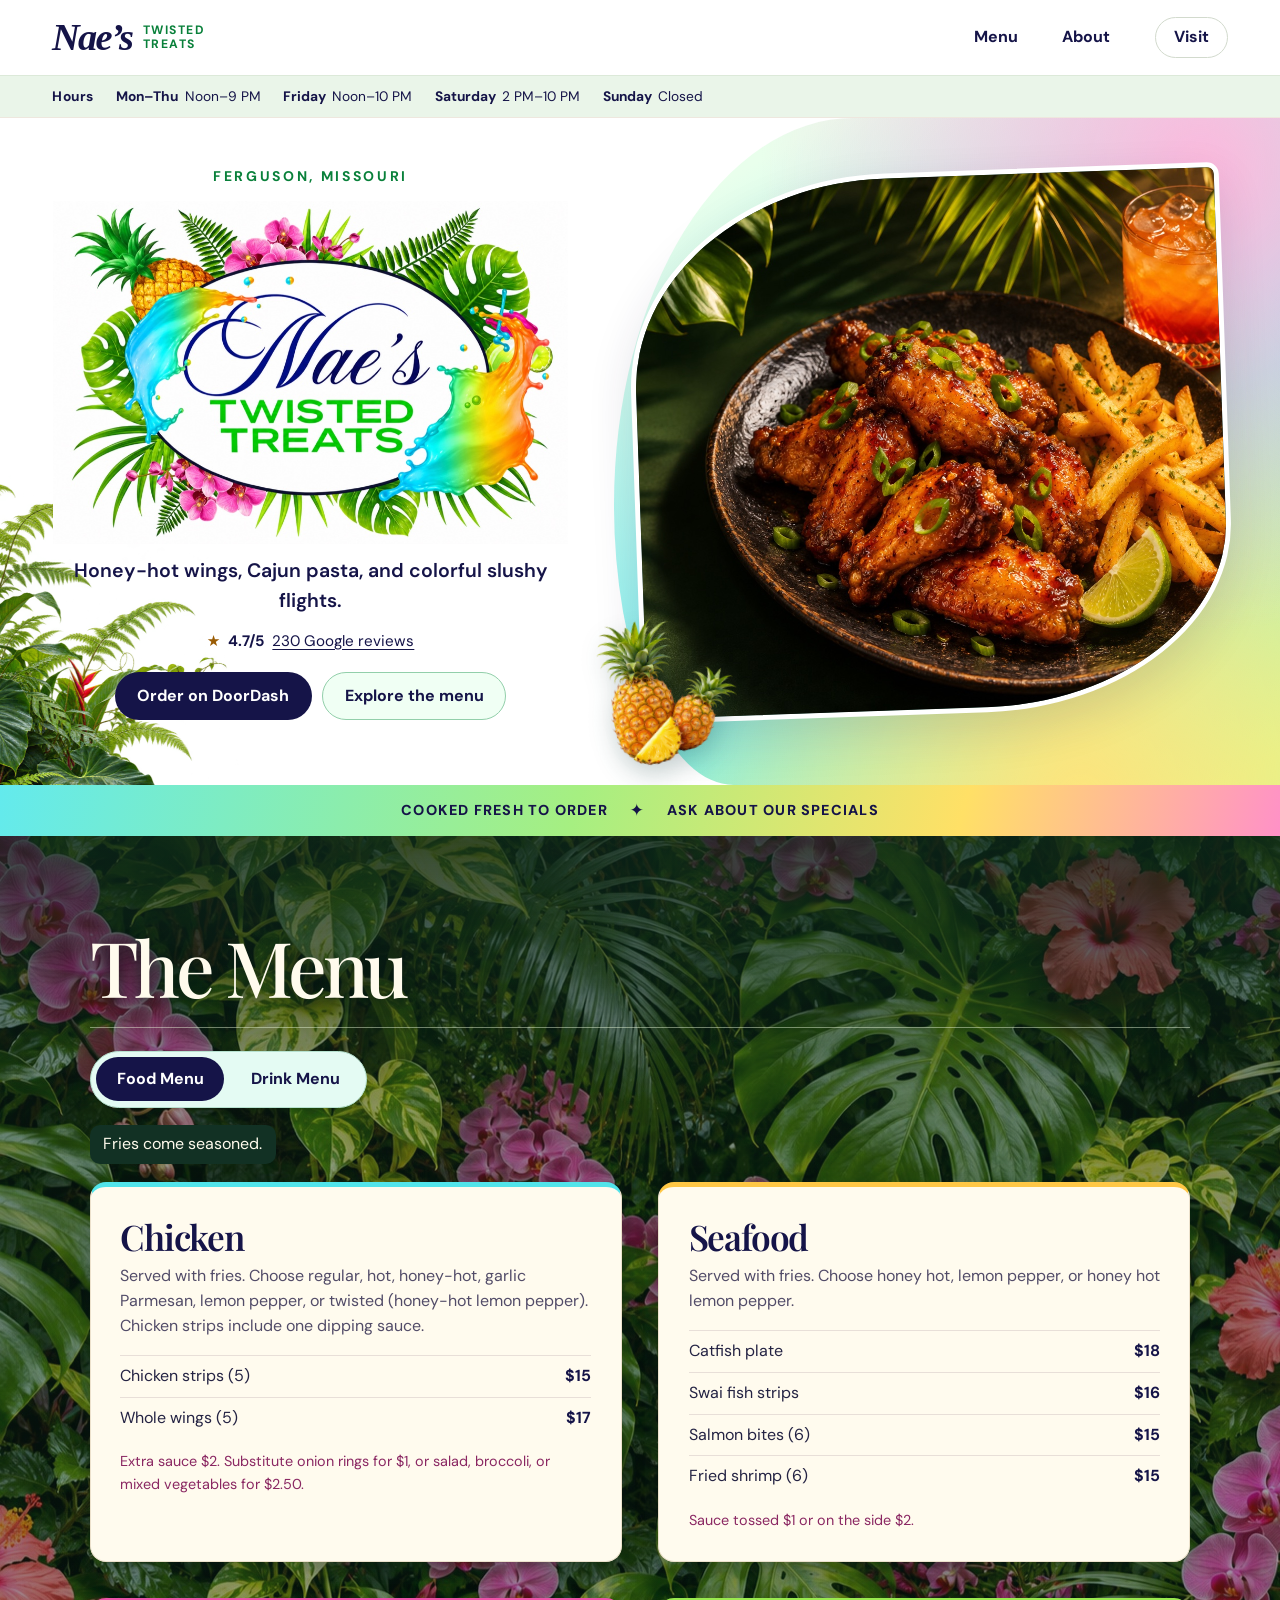
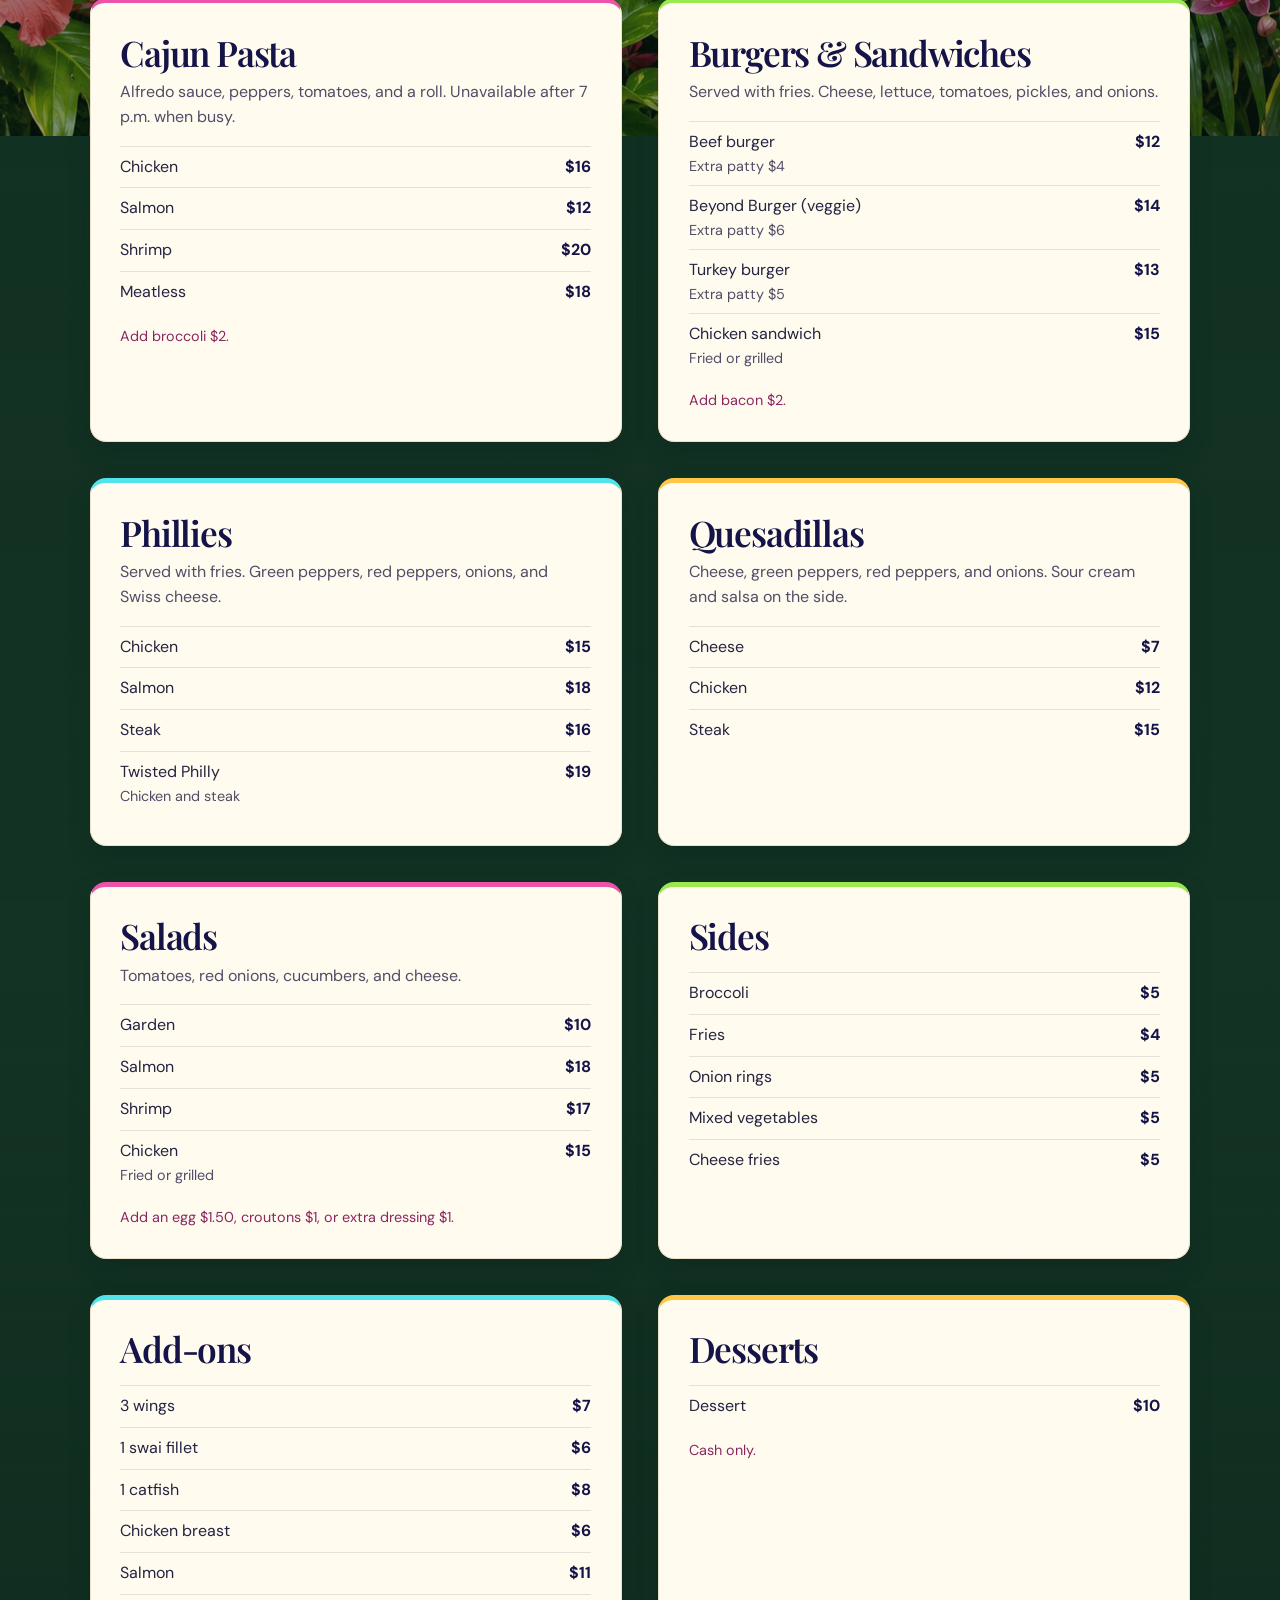
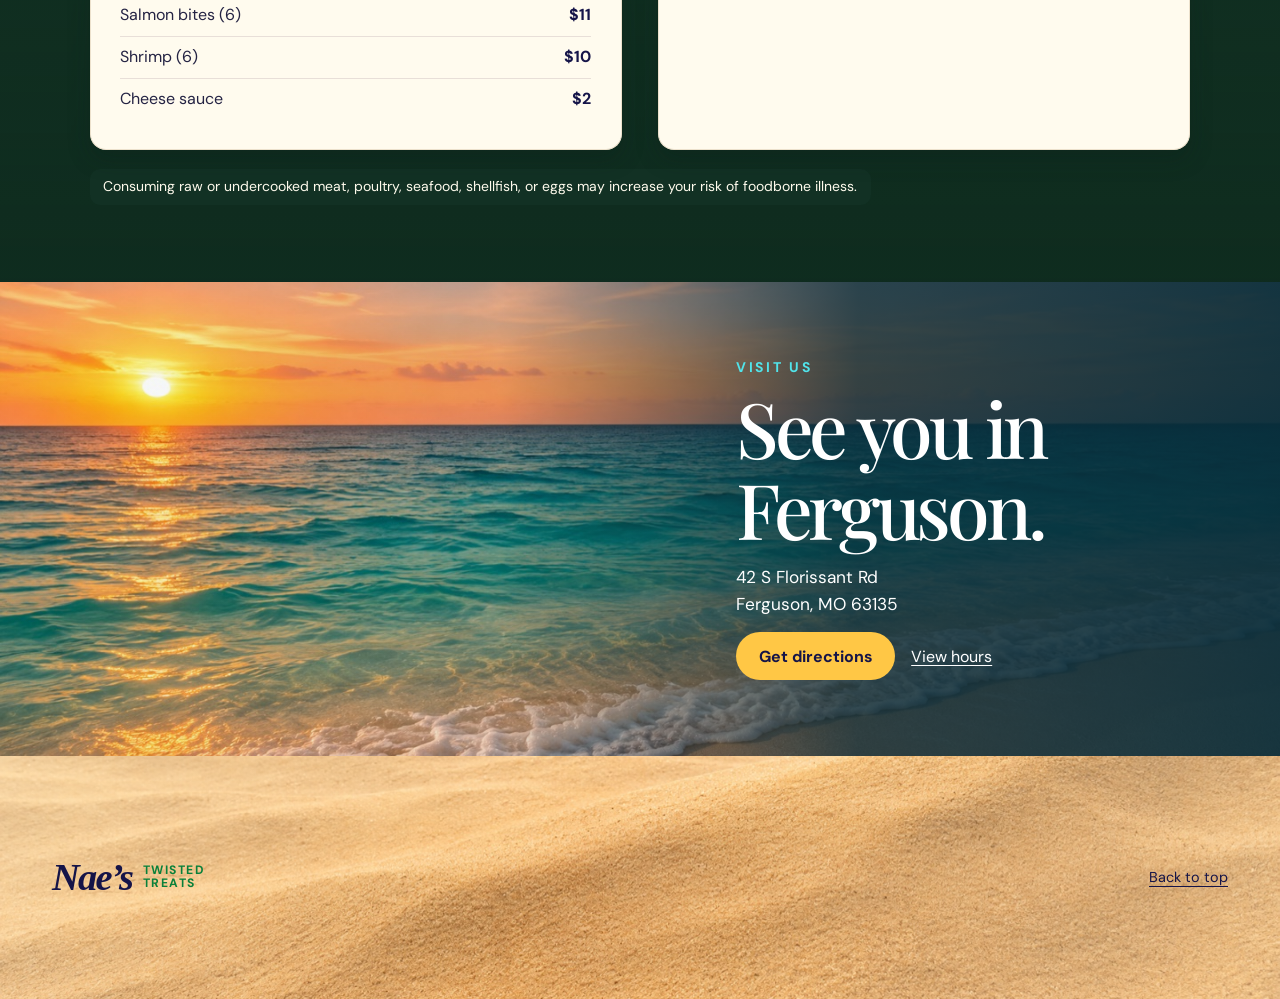
<file: index.html>
<!doctype html>
<html lang="en">
<head>
  <meta charset="utf-8">
  <meta name="viewport" content="width=device-width, initial-scale=1">
  <meta name="theme-color" content="#14154a">
  <meta name="description" content="Explore the food and drink menus at Nae’s Twisted Treats in Ferguson, Missouri.">
  <title>Nae’s Twisted Treats | Ferguson, Missouri</title>
  <link rel="stylesheet" href="styles.css">
  <script src="menu.js" defer></script>
</head>
<body>
  <a class="skip" href="#main">Skip to content</a>
  <header class="topbar" id="top">
    <div class="shell topbar-inner">
      <a class="brand" href="#top" aria-label="Nae’s Twisted Treats home"><strong>Nae’s</strong><span>TWISTED<br>TREATS</span></a>
      <nav aria-label="Main navigation">
        <a href="#menu">Menu</a>
        <a href="about.html">About</a>
        <a class="nav-visit" href="#visit">Visit</a>
      </nav>
    </div>
    <section class="hours-strip" id="hours" aria-labelledby="hours-title">
      <div class="shell hours-strip-inner">
        <h2 id="hours-title">Hours</h2>
        <dl>
          <div><dt>Mon–Thu</dt><dd><time datetime="12:00">Noon</time>–<time datetime="21:00">9 PM</time></dd></div>
          <div><dt>Friday</dt><dd><time datetime="12:00">Noon</time>–<time datetime="22:00">10 PM</time></dd></div>
          <div><dt>Saturday</dt><dd><time datetime="14:00">2 PM</time>–<time datetime="22:00">10 PM</time></dd></div>
          <div><dt>Sunday</dt><dd>Closed</dd></div>
        </dl>
      </div>
    </section>
  </header>
  <main id="main">
    <section class="hero" aria-labelledby="hero-title">
      <img class="hero-understory" src="assets/understory.png" alt="" aria-hidden="true">
      <div class="shell hero-inner">
        <div class="hero-copy">
          <p class="location-tag">FERGUSON, MISSOURI</p>
          <h1 id="hero-title" class="visually-hidden">Nae’s Twisted Treats</h1>
          <img class="hero-logo" src="assets/naes-logo.jpg" alt="" width="980" height="653" fetchpriority="high">
          <p class="hero-description">Honey-hot wings, Cajun pasta, and colorful slushy flights.</p>
          <p class="hero-rating">
            <span class="rating-star" aria-hidden="true">★</span>
            <strong>4.7/5</strong>
            <a href="https://www.google.com/search?q=Nae%27s+Twisted+Treats+Ferguson+MO+Google+reviews">230 Google reviews</a>
          </p>
          <div class="hero-actions">
            <a class="button button-primary" href="https://www.doordash.com/store/naes-twisted-treats-saint-louis-36002811/?pickup=true">Order on DoorDash</a>
            <a class="button button-outline" href="#food" data-menu-link="food">Explore the menu</a>
          </div>
        </div>
        <div class="hero-visual">
          <div class="hero-photo"><img src="assets/tropical-table.jpg" alt="Glazed chicken wings, fries, and a tropical drink" width="1550" height="1033" fetchpriority="high"></div>
          <img class="hero-pineapples" src="assets/pineapples.png" alt="" aria-hidden="true">
        </div>
      </div>
    </section>
    <div class="specials-strip">
      <span>Cooked fresh to order</span>
      <span class="specials-icon" aria-hidden="true">✦</span>
      <span>Ask about our specials</span>
    </div>
    <section class="menu-area" id="menu" aria-labelledby="menu-title">
      <div class="menu-backdrop" aria-hidden="true">
        <img src="assets/menu-canopy.jpg" alt="" loading="lazy">
      </div>
      <div class="shell">
        <header class="menu-head">
          <h2 id="menu-title">The Menu</h2>
        </header>
        <div class="menu-switch" hidden aria-label="Choose a menu">
          <button type="button" data-menu-button="food" aria-pressed="true" aria-controls="food">Food Menu</button>
          <button type="button" data-menu-button="drinks" aria-pressed="false" aria-controls="drinks">Drink Menu</button>
        </div>
        <div class="menu-panel" id="food" aria-label="Food menu">
          <div class="menu-intro">
            <p>Fries come seasoned.</p>
          </div>
          <div class="menu-grid">
            <section class="menu-card">
              <h3>Chicken</h3>
              <p class="category-description">Served with fries. Choose regular, hot, honey-hot, garlic Parmesan, lemon pepper, or twisted (honey-hot lemon pepper). Chicken strips include one dipping sauce.</p>
              <ul>
                <li><span>Chicken strips (5)</span><strong>$15</strong></li>
                <li><span>Whole wings (5)</span><strong>$17</strong></li>
              </ul>
              <p class="card-note">Extra sauce $2. Substitute onion rings for $1, or salad, broccoli, or mixed vegetables for $2.50.</p>
            </section>
            <section class="menu-card">
              <h3>Seafood</h3>
              <p class="category-description">Served with fries. Choose honey hot, lemon pepper, or honey hot lemon pepper.</p>
              <ul>
                <li><span>Catfish plate</span><strong>$18</strong></li>
                <li><span>Swai fish strips</span><strong>$16</strong></li>
                <li><span>Salmon bites (6)</span><strong>$15</strong></li>
                <li><span>Fried shrimp (6)</span><strong>$15</strong></li>
              </ul>
              <p class="card-note">Sauce tossed $1 or on the side $2.</p>
            </section>
            <section class="menu-card">
              <h3>Cajun Pasta</h3>
              <p class="category-description">Alfredo sauce, peppers, tomatoes, and a roll. Unavailable after 7 p.m. when busy.</p>
              <ul>
                <li><span>Chicken</span><strong>$16</strong></li>
                <li><span>Salmon</span><strong>$12</strong></li>
                <li><span>Shrimp</span><strong>$20</strong></li>
                <li><span>Meatless</span><strong>$18</strong></li>
              </ul>
              <p class="card-note">Add broccoli $2.</p>
            </section>
            <section class="menu-card">
              <h3>Burgers &amp; Sandwiches</h3>
              <p class="category-description">Served with fries. Cheese, lettuce, tomatoes, pickles, and onions.</p>
              <ul>
                <li><span>Beef burger<small>Extra patty $4</small></span><strong>$12</strong></li>
                <li><span>Beyond Burger (veggie)<small>Extra patty $6</small></span><strong>$14</strong></li>
                <li><span>Turkey burger<small>Extra patty $5</small></span><strong>$13</strong></li>
                <li><span>Chicken sandwich<small>Fried or grilled</small></span><strong>$15</strong></li>
              </ul>
              <p class="card-note">Add bacon $2.</p>
            </section>
            <section class="menu-card">
              <h3>Phillies</h3>
              <p class="category-description">Served with fries. Green peppers, red peppers, onions, and Swiss cheese.</p>
              <ul>
                <li><span>Chicken</span><strong>$15</strong></li>
                <li><span>Salmon</span><strong>$18</strong></li>
                <li><span>Steak</span><strong>$16</strong></li>
                <li><span>Twisted Philly<small>Chicken and steak</small></span><strong>$19</strong></li>
              </ul>
            </section>
            <section class="menu-card">
              <h3>Quesadillas</h3>
              <p class="category-description">Cheese, green peppers, red peppers, and onions. Sour cream and salsa on the side.</p>
              <ul>
                <li><span>Cheese</span><strong>$7</strong></li>
                <li><span>Chicken</span><strong>$12</strong></li>
                <li><span>Steak</span><strong>$15</strong></li>
              </ul>
            </section>
            <section class="menu-card">
              <h3>Salads</h3>
              <p class="category-description">Tomatoes, red onions, cucumbers, and cheese.</p>
              <ul>
                <li><span>Garden</span><strong>$10</strong></li>
                <li><span>Salmon</span><strong>$18</strong></li>
                <li><span>Shrimp</span><strong>$17</strong></li>
                <li><span>Chicken<small>Fried or grilled</small></span><strong>$15</strong></li>
              </ul>
              <p class="card-note">Add an egg $1.50, croutons $1, or extra dressing $1.</p>
            </section>
            <section class="menu-card">
              <h3>Sides</h3>
              <ul>
                <li><span>Broccoli</span><strong>$5</strong></li>
                <li><span>Fries</span><strong>$4</strong></li>
                <li><span>Onion rings</span><strong>$5</strong></li>
                <li><span>Mixed vegetables</span><strong>$5</strong></li>
                <li><span>Cheese fries</span><strong>$5</strong></li>
              </ul>
            </section>
            <section class="menu-card">
              <h3>Add-ons</h3>
              <ul>
                <li><span>3 wings</span><strong>$7</strong></li>
                <li><span>1 swai fillet</span><strong>$6</strong></li>
                <li><span>1 catfish</span><strong>$8</strong></li>
                <li><span>Chicken breast</span><strong>$6</strong></li>
                <li><span>Salmon</span><strong>$11</strong></li>
                <li><span>Salmon bites (6)</span><strong>$11</strong></li>
                <li><span>Shrimp (6)</span><strong>$10</strong></li>
                <li><span>Cheese sauce</span><strong>$2</strong></li>
              </ul>
            </section>
            <section class="menu-card">
              <h3>Desserts</h3>
              <ul>
                <li><span>Dessert</span><strong>$10</strong></li>
              </ul>
              <p class="card-note">Cash only.</p>
            </section>
          </div>
          <p class="advisory">Consuming raw or undercooked meat, poultry, seafood, shellfish, or eggs may increase your risk of foodborne illness.</p>
        </div>
        <div class="menu-panel" id="drinks" aria-label="Drink menu">
          <div class="menu-intro"><p>Full bar available.</p></div>
          <div class="menu-grid">
            <section class="menu-card">
              <h3>Cocktails</h3>
              <ul>
                <li><span>Nae’s Twisted<small>Tito’s and Malibu</small></span><strong>$10</strong></li>
                <li><span>Red or white sangria<small>Served with fruit</small></span><strong>$10</strong></li>
              </ul>
            </section>
            <section class="menu-card">
              <h3>Flights</h3>
              <ul>
                <li><span>Margarita flight<small>Blueberry, lime, and strawberry</small></span><strong>$25 / $35</strong></li>
                <li><span>Lemon drop flight<small>Blueberry, lemon, and strawberry</small></span><strong>$25 / $35</strong></li>
                <li><span>Slushy flight<small>Pick up to four flavors</small></span><strong>$25 / $35</strong></li>
              </ul>
              <p class="card-note">House liquor $25 or premium liquor $35.</p>
            </section>
            <section class="menu-card">
              <h3>Slushies</h3>
              <p class="category-description">Green apple, pineapple, mango, strawberry, blueberry, watermelon, peach, and lemonade.</p>
              <ul>
                <li><span>Virgin slushy</span><strong>$7</strong></li>
                <li><span>Slushy with alcohol<small>Add $3 for the slushy mix</small></span><strong>Liquor + $3</strong></li>
              </ul>
            </section>
            <section class="menu-card">
              <h3>Lemonade &amp; More</h3>
              <ul>
                <li><span>Lolo’s Lemonade<small>Strawberry, blueberry, watermelon, or peach</small></span><strong>$5</strong></li>
                <li><span>Soda</span><strong>$2</strong></li>
                <li><span>Tea</span><strong>$3</strong></li>
                <li><span>Water</span><strong>$2</strong></li>
              </ul>
            </section>
          </div>
        </div>
      </div>
    </section>
    <section class="visit" id="visit" aria-labelledby="visit-title">
      <img class="visit-shore" src="assets/shore.jpg" alt="" aria-hidden="true" loading="lazy">
      <div class="shell visit-inner">
        <div class="visit-content">
          <p class="eyebrow">VISIT US</p>
          <h2 id="visit-title">See you in Ferguson.</h2>
          <address>42 S Florissant Rd<br>Ferguson, MO 63135</address>
          <a class="button button-primary" href="https://www.google.com/maps/search/?api=1&amp;query=42%20S%20Florissant%20Rd%2C%20Ferguson%2C%20MO%2063135">Get directions</a>
          <a class="visit-hours-link" href="#hours">View hours</a>
        </div>
      </div>
    </section>
  </main>
  <footer>
    <img class="footer-sand" src="assets/beach-sand.jpg" alt="" aria-hidden="true" loading="lazy">
    <div class="shell footer-inner">
      <a class="brand" href="#top" aria-label="Nae’s Twisted Treats home"><strong>Nae’s</strong><span>TWISTED<br>TREATS</span></a>
      <a href="#top">Back to top</a>
    </div>
  </footer>
</body>
</html>
</file>
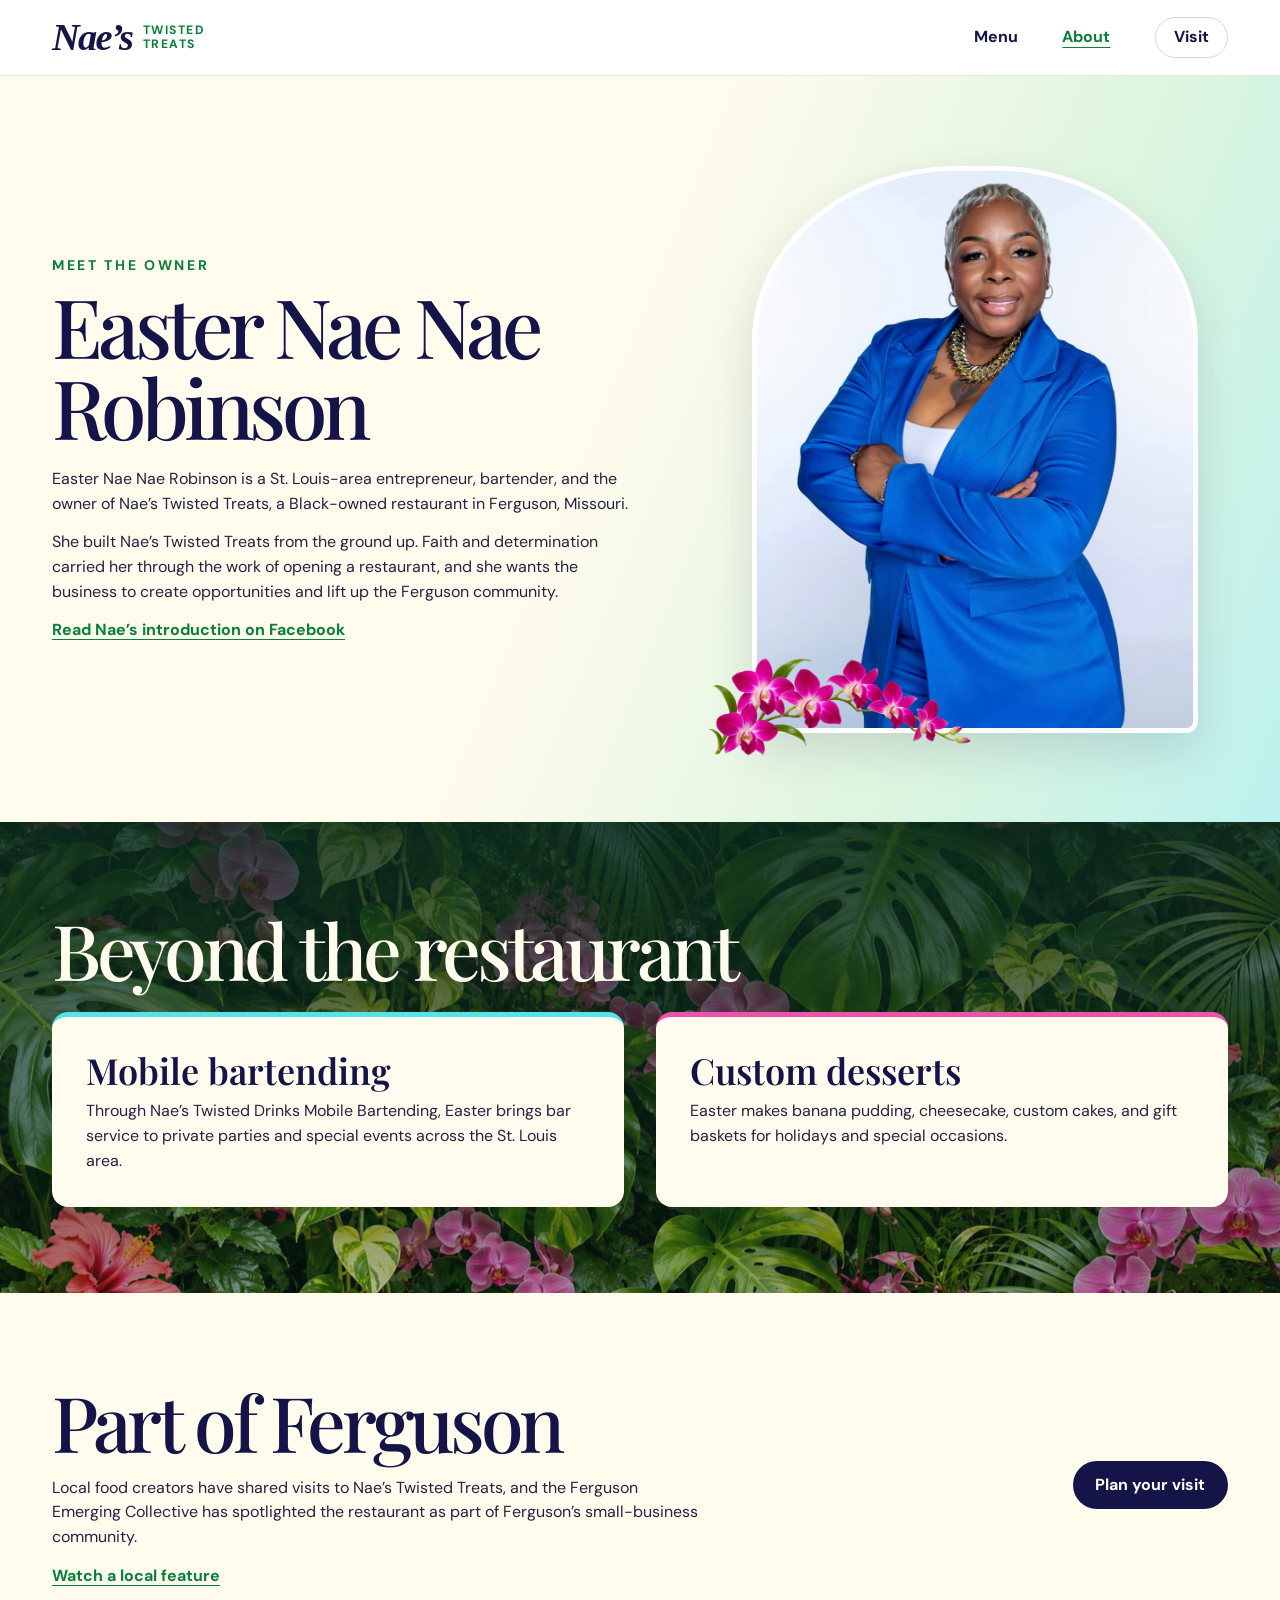
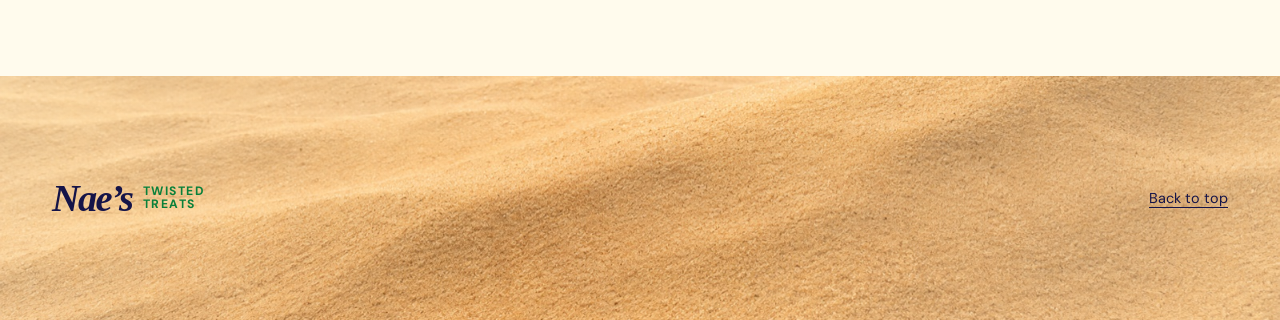
<file: about.html>
<!doctype html>
<html lang="en">
<head>
  <meta charset="utf-8">
  <meta name="viewport" content="width=device-width, initial-scale=1">
  <meta name="theme-color" content="#14154a">
  <meta name="description" content="Meet Easter Nae Nae Robinson, owner of Nae’s Twisted Treats in Ferguson, Missouri.">
  <title>About | Nae’s Twisted Treats</title>
  <link rel="stylesheet" href="styles.css">
</head>
<body>
  <a class="skip" href="#main">Skip to content</a>
  <header class="topbar" id="top">
    <div class="shell topbar-inner">
      <a class="brand" href="index.html" aria-label="Nae’s Twisted Treats home"><strong>Nae’s</strong><span>TWISTED<br>TREATS</span></a>
      <nav aria-label="Main navigation">
        <a href="index.html#menu">Menu</a>
        <a href="about.html" aria-current="page">About</a>
        <a class="nav-visit" href="index.html#visit">Visit</a>
      </nav>
    </div>
  </header>
  <main id="main">
    <section class="about-hero" aria-labelledby="about-title">
      <div class="shell about-opening">
        <div class="about-intro">
          <p class="eyebrow">MEET THE OWNER</p>
          <h1 id="about-title">Easter Nae Nae Robinson</h1>
          <p>Easter Nae Nae Robinson is a St. Louis-area entrepreneur, bartender, and the owner of Nae’s Twisted Treats, a Black-owned restaurant in Ferguson, Missouri.</p>
          <p>She built Nae’s Twisted Treats from the ground up. Faith and determination carried her through the work of opening a restaurant, and she wants the business to create opportunities and lift up the Ferguson community.</p>
          <a class="about-link" href="https://www.facebook.com/charlitasosexyy/posts/28855823114027864/">Read Nae’s introduction on Facebook</a>
        </div>
        <figure class="about-portrait">
          <img class="about-owner" src="assets/easter-robinson.jpg" alt="Easter Nae Nae Robinson wearing a blue suit" width="978" height="1250" fetchpriority="high">
          <img class="about-orchids" src="assets/orchids.png" alt="" aria-hidden="true">
        </figure>
      </div>
    </section>
    <section class="about-work" aria-labelledby="work-title">
      <img class="about-canopy" src="assets/menu-canopy.jpg" alt="" aria-hidden="true" loading="lazy">
      <div class="shell">
        <h2 id="work-title">Beyond the restaurant</h2>
        <div class="about-work-grid">
          <article>
            <h3>Mobile bartending</h3>
            <p>Through Nae’s Twisted Drinks Mobile Bartending, Easter brings bar service to private parties and special events across the St. Louis area.</p>
          </article>
          <article>
            <h3>Custom desserts</h3>
            <p>Easter makes banana pudding, cheesecake, custom cakes, and gift baskets for holidays and special occasions.</p>
          </article>
        </div>
      </div>
    </section>
    <section class="about-community" aria-labelledby="community-title">
      <div class="shell about-community-inner">
        <div>
          <h2 id="community-title">Part of Ferguson</h2>
          <p>Local food creators have shared visits to Nae’s Twisted Treats, and the Ferguson Emerging Collective has spotlighted the restaurant as part of Ferguson’s small-business community.</p>
          <a class="about-link" href="https://www.facebook.com/Romeoandjulietstl1/videos/naes-twisted-treats/1405799604604211/">Watch a local feature</a>
        </div>
        <a class="button button-primary" href="index.html#visit">Plan your visit</a>
      </div>
    </section>
  </main>
  <footer>
    <img class="footer-sand" src="assets/beach-sand.jpg" alt="" aria-hidden="true" loading="lazy">
    <div class="shell footer-inner">
      <a class="brand" href="index.html" aria-label="Nae’s Twisted Treats home"><strong>Nae’s</strong><span>TWISTED<br>TREATS</span></a>
      <a href="#top">Back to top</a>
    </div>
  </footer>
</body>
</html>
</file>
<file: styles.css>
@import url('https://fonts.googleapis.com/css2?family=DM+Sans:wght@400;500;600;700&family=Playfair+Display:ital,wght@0,500;0,600;0,700;1,500;1,600&display=swap');

:root {
  color-scheme: light;
  --navy: #151448;
  --ink: #242343;
  --green: #09803a;
  --lime: #99e94f;
  --aqua: #51e4ea;
  --mango: #ffc745;
  --pink: #ed54a9;
  --cream: #fffbed;
  --muted: #524c68;
  --rule: #e8dfd8;
  --serif: "Playfair Display", Georgia, serif;
  --sans: "DM Sans", system-ui, sans-serif;
  --script: "Snell Roundhand", "URW Chancery L", "Apple Chancery", Georgia, cursive;
}

*, *::before, *::after { box-sizing: border-box; }
html { scroll-behavior: smooth; }
body { margin: 0; font-family: var(--sans); color: var(--ink); background: var(--cream); line-height: 1.55; }
[hidden] { display: none !important; }
button { font: inherit; }
a { color: inherit; }
h1, h2, h3, p { margin: 0; }
a:focus-visible, button:focus-visible { outline: 3px solid #c42a87; outline-offset: 4px; }
.shell { width: min(100% - 104px, 1240px); margin-inline: auto; }
.visually-hidden { position: absolute; width: 1px; height: 1px; overflow: hidden; clip-path: inset(50%); white-space: nowrap; }
.skip { position: absolute; top: 1rem; left: 1rem; z-index: 4; padding: 0.7rem 1rem; color: var(--navy); background: white; transform: translateY(-200%); }
.skip:focus { transform: none; }

.topbar { position: relative; z-index: 1; color: var(--navy); background: #fff; border-bottom: 1px solid #eee7de; }
.topbar-inner, .footer-inner { min-height: 75px; display: flex; align-items: center; justify-content: space-between; }
.hours-strip { background: #eaf5e9; color: var(--navy); border-top: 1px solid #dce9d9; }
.hours-strip-inner { display: flex; align-items: baseline; flex-wrap: wrap; gap: 0.35rem 1.4rem; padding-block: 0.6rem; }
.hours-strip h2 { color: inherit; font: 700 0.86rem/1.5 var(--sans); letter-spacing: 0.04em; }
.hours-strip dl { display: flex; flex-wrap: wrap; gap: 0.35rem 1.4rem; margin: 0; }
.hours-strip dl > div { display: flex; flex-wrap: wrap; align-items: baseline; gap: 0.15rem 0.4rem; font-size: 0.86rem; }
.hours-strip dt { font-weight: 700; }
.hours-strip dd { margin: 0; white-space: nowrap; }
@media (max-width: 600px) {
  .hours-strip-inner { align-items: start; gap: 0.23rem 0.8rem; }
  .hours-strip dl { display: grid; grid-template-columns: max-content max-content; column-gap: 0.65rem; }
}
@media (max-width: 365px) {
  .hours-strip-inner { flex-direction: column; }
}
.brand { display: inline-flex; align-items: center; gap: 0.65rem; width: fit-content; text-decoration: none; white-space: nowrap; }
.brand strong { font: italic 600 2.4rem/1.05 var(--script); letter-spacing: -0.045em; }
.brand span { color: var(--green); font-size: 0.76rem; line-height: 1.1; font-weight: 700; letter-spacing: 0.13em; }
nav { display: flex; align-items: center; gap: clamp(1rem, 3.5vw, 3rem); font-weight: 700; }
nav a { text-decoration: none; }
nav a:hover { color: var(--green); }
.nav-visit { border: 1px solid #d2dacd; border-radius: 999px; padding: 0.44rem 1.12rem; }

.hero { position: relative; isolation: isolate; overflow: hidden; overflow: clip; background: #fff; }
.hero::before {
  content: "";
  position: absolute;
  z-index: -1;
  inset: 0 0 0 48%;
  background: radial-gradient(ellipse at 88% 8%, #fcb9dd 0%, transparent 53%),
              radial-gradient(ellipse at 70% 105%, #ffe47b 0%, transparent 62%),
              linear-gradient(150deg, #e9ffec 12%, #80edef 60%, #d7fb92 97%);
  border-radius: 36% 0 0 18% / 58% 0 0 42%;
}
.hero-understory { position: absolute; pointer-events: none; z-index: -1; left: clamp(-165px, -8vw, -75px); bottom: -8%; width: clamp(205px, 26vw, 375px); height: auto; transform: rotate(-11deg); }
.hero-inner { display: grid; grid-template-columns: 0.93fr 1.07fr; gap: clamp(22px, 5vw, 72px); align-items: center; padding-block: 36px 53px; }
.hero-copy { display: grid; justify-items: center; text-align: center; padding-block: 12px; }
.location-tag { color: var(--green); font-size: 0.875rem; font-weight: 700; letter-spacing: 0.19em; }
.hero-logo { display: block; width: min(100%, 515px); height: auto; aspect-ratio: 1.47; object-fit: contain; margin-block: 10px 8px; }
.hero-description { color: var(--navy); max-width: 35ch; font-size: clamp(1.05rem, 1.6vw, 1.22rem); font-weight: 600; }
.hero-rating { display: flex; flex-wrap: wrap; justify-content: center; align-items: baseline; column-gap: 0.5rem; margin-top: 0.85rem; font-size: 0.95rem; color: var(--navy); }
.hero-rating a { text-underline-offset: 0.2em; }
.hero-rating a:hover { color: var(--green); }
.rating-star { color: #9a5c04; }
.hero-actions { margin-top: 1.15rem; display: flex; flex-wrap: wrap; justify-content: center; gap: 0.65rem; }
.button { min-height: 48px; display: inline-flex; align-items: center; justify-content: center; padding: 0.65rem 1.35rem; border-radius: 999px; border: 1px solid transparent; text-decoration: none; font-weight: 700; line-height: 1.2; }
.button-primary { background: var(--navy); color: #fff; }
.button-primary:hover { background: #343286; }
.button-outline { border-color: #92cfaa; color: var(--navy); background: #f0fff4; }
.button-outline:hover { background: #dcf7e6; }
.hero-visual { position: relative; min-width: 0; }
.hero-photo { border: 5px solid #fff; border-radius: 44% 12px 42% 12px / 39% 12px 34% 12px; overflow: hidden; background: #18392f; box-shadow: 0 18px 45px #2a205124; transform: rotate(-2deg); }
.hero-photo img { display: block; width: 100%; height: auto; aspect-ratio: 1.1; object-fit: cover; object-position: 67% 50%; }
.hero-pineapples { position: absolute; pointer-events: none; left: -7%; bottom: -9%; width: clamp(106px, 25%, 170px); height: auto; filter: drop-shadow(0 10px 13px #123d3b3d); transform: rotate(-12deg); }
.specials-strip { display: flex; flex-wrap: wrap; align-items: center; justify-content: center; gap: 0.35rem 1.35rem; padding: 0.91rem 1rem; background: linear-gradient(105deg,#63eaed 0%,#a6ef81 45%,#ffe066 75%,#ff91c7 100%); color: var(--navy); text-align: center; font-size: 0.9rem; font-weight: 800; letter-spacing: 0.085em; text-transform: uppercase; }
.specials-icon { font-size: 1.08rem; line-height: 1; }

.menu-area { position: relative; isolation: isolate; padding-block: clamp(3.5rem, 6vw, 5.5rem); overflow: clip; background: #163828; }
.menu-area > .shell { width: min(100% - clamp(54px, 14vw, 218px), 1110px); }
.menu-backdrop { position: absolute; inset: 0; z-index: -3; pointer-events: none; }
.menu-backdrop img {
  position: sticky;
  top: 0;
  display: block;
  width: 100%;
  height: min(100%, 100svh);
  object-fit: cover;
}
.menu-area::before { content: ""; position: absolute; inset: 0; z-index: -2; background: linear-gradient(180deg, #0c271bd1 0, #0c271b72 16rem, #0c271b4a 68%, #0c271bb3 100%); }
.menu-head { position: relative; isolation: isolate; display: flex; align-items: end; min-height: clamp(82px, 9vw, 126px); padding-bottom: 1.3rem; border-bottom: 1px solid #eaf8d974; }
.menu-head h2 { color: #fffbed; text-shadow: 0 2px 14px #081c14c9; }

h2 { font: 500 clamp(2.8rem, 6vw, 5.25rem)/1.05 var(--serif); letter-spacing: -0.056em; color: var(--navy); }
.menu-switch { display: inline-flex; flex-wrap: wrap; gap: 0.34rem; margin-top: 1.45rem; padding: 0.33rem; border: 1px solid #b7e2d0; border-radius: 999px; background: #e4fbf3; }
.menu-switch button { border: 0; border-radius: 999px; background: transparent; color: var(--navy); cursor: pointer; font-weight: 700; min-height: 44px; padding: 0.55rem 1.3rem; }
.menu-switch button[aria-pressed="true"] { background: var(--navy); color: #fff; }
.menu-switch button[aria-pressed="false"]:hover { background: #caf1e2; }
.menu-panel { scroll-margin-top: 13rem; margin-top: 1.1rem; }
.menu-panel + .menu-panel { margin-top: 2.6rem; }
.menu-panel[hidden] + .menu-panel { margin-top: 1.1rem; }
.menu-intro { margin-bottom: 1.12rem; }
.menu-intro p, .advisory { width: fit-content; max-width: 100%; padding: 0.45rem 0.85rem; border-radius: 10px; background: #123124; color: #fffbed; }
.menu-grid { display: grid; grid-template-columns: repeat(2, minmax(0, 1fr)); gap: clamp(1rem, 2.8vw, 2.45rem); }
.menu-card { --accent: var(--aqua); background: #fffbee; border: 1px solid #ece1cc; border-top: 5px solid var(--accent); border-radius: 16px; padding: clamp(1.1rem, 2.5vw, 1.85rem); box-shadow: 0 9px 22px #0b201851; }
.menu-card:nth-of-type(4n + 2) { --accent: var(--mango); }
.menu-card:nth-of-type(4n + 3) { --accent: var(--pink); }
.menu-card:nth-of-type(4n + 4) { --accent: var(--lime); }
.menu-card h3 { color: var(--navy); font: 600 clamp(1.55rem, 3vw, 2.2rem)/1.13 var(--serif); letter-spacing: -0.034em; }
.category-description { color: var(--muted); margin-top: 0.48rem; }
.menu-card ul { list-style: none; padding: 0; margin: 1rem 0 0; }
.menu-card li { display: flex; align-items: baseline; justify-content: space-between; gap: 0.8rem; border-top: 1px solid var(--rule); padding-block: 0.5rem; }
.menu-card li strong { white-space: nowrap; color: var(--navy); font-variant-numeric: tabular-nums; }
.menu-card li small { display: block; font-size: 0.9rem; color: var(--muted); }
.card-note { color: #8a2762; font-size: 0.9rem; margin-top: 0.75rem; }
.advisory { font-size: 0.875rem; margin-top: 1.2rem; }

.visit { position: relative; isolation: isolate; overflow: hidden; background: #174b4a; color: white; }
.visit-shore { position: absolute; z-index: -3; inset: 0; width: 100%; height: 100%; object-fit: cover; object-position: left 52%; }
.visit::before { content: ""; position: absolute; z-index: -2; inset: 0; background: linear-gradient(90deg, #092f3b08 12%, #092e3b14 39%, #092e3bcf 67%, #092e3bee 100%); }
.visit-inner { display: flex; align-items: center; justify-content: flex-end; min-height: clamp(330px, 37vw, 490px); padding-block: 3rem; }
.visit h2 { color: white; max-width: 12ch; margin-top: 0.5rem; }

.eyebrow { color: var(--aqua); font-size: 0.875rem; font-weight: 700; letter-spacing: 0.19em; }
.visit-content { width: min(100%, 460px); margin-right: clamp(0px, 2.5vw, 40px); }
.visit-content address { margin-block: 1rem 0.9rem; }
.visit-content .button { background: var(--mango); color: var(--navy); }
.visit-content .button:hover { background: #ffe488; }
.visit-hours-link { display: inline-block; margin: 0.6rem 0.75rem; text-underline-offset: 0.2em; }
address { font-style: normal; font-size: 1.08rem; }
footer { position: relative; isolation: isolate; overflow: hidden; color: var(--navy); background: #efd3a4; }
footer::before { content: ""; position: absolute; z-index: -1; inset: 0; pointer-events: none; background: linear-gradient(120deg, #fff1cd6b, transparent 44%, #ffeecb5c); }
.footer-sand { position: absolute; z-index: -2; inset: 0; width: 100%; height: 100%; object-fit: cover; object-position: 50% 56%; pointer-events: none; }
.footer-inner { gap: 1rem; min-height: clamp(168px, 19vw, 258px); padding-block: 1.75rem; }
.footer-inner > a:last-child { font-size: 0.9rem; text-underline-offset: 0.25em; }

@media (max-width: 1000px) {
  .shell { width: min(100% - 64px, 1240px); }
  .hero-inner { gap: 28px; }
}
@media (max-width: 760px) {
  .shell { width: calc(100% - 38px); }
  .topbar-inner { min-height: 66px; }
  nav { gap: 0.83rem; font-size: 0.9rem; }
  .brand strong { font-size: 1.9rem; }
  .brand span { font-size: 0.66rem; }
  .nav-visit { padding-inline: 0.63rem; }
  .hero::before { inset: 48% 0 0; border-radius: 58% 32% 0 0 / 30% 24% 0 0; }
  .hero-inner { grid-template-columns: 1fr; gap: 25px; padding-block: 13px 39px; }
  .hero-copy { padding-block: 11px 4px; }
  .hero-logo { width: min(93%, 400px); }
  .hero-photo { width: 92%; margin-inline: auto; }
  .hero-photo img { aspect-ratio: 1.42; }
  .hero-pineapples { width: clamp(87px, 23%, 143px); left: -1%; }
  .hero-understory { width: clamp(150px, 33vw, 232px); left: -6rem; bottom: 3%; }

  .visit-inner { min-height: 450px; align-items: flex-end; justify-content: flex-start; padding-block: 8rem 1.7rem; }
  .visit-shore { object-position: 3% 50%; }
  .visit::before { background: linear-gradient(180deg, transparent 6%, #092e3b38 29%, #092e3bcc 63%, #092e3bf5 100%); }
  .visit-content { margin: 0; }

  .footer-sand { object-position: 37% 56%; }
}
@media (max-width: 610px) {
  .menu-grid { grid-template-columns: 1fr; }
}
@media (max-width: 410px) {
  .specials-strip { gap: 0.35rem 0.48rem; font-size: 0.72rem; letter-spacing: 0.045em; }
}
@media (prefers-reduced-motion: reduce) {
  html { scroll-behavior: auto; }
}

nav a[aria-current="page"] { color: var(--green); text-decoration: underline; text-underline-offset: 0.34em; }
.about-hero { background: linear-gradient(112deg, #fffbed 46%, #dcf5df 75%, #bdf1ef); }
.about-opening { display: grid; grid-template-columns: 1.08fr 0.92fr; align-items: center; gap: clamp(2rem, 6vw, 6rem); padding-block: clamp(3rem, 7vw, 6rem); }
.about-intro .eyebrow { color: var(--green); }
.about-intro h1 { margin-block: 0.5rem 1.25rem; color: var(--navy); font: 500 clamp(3rem, 6.4vw, 6rem)/0.99 var(--serif); letter-spacing: -0.055em; }
.about-intro p:not(.eyebrow), .about-community p { margin-block: 0.85rem; max-width: 59ch; }
.about-link { color: var(--green); font-weight: 700; text-underline-offset: 0.22em; }
.about-link:hover { color: var(--navy); }
.about-portrait { position: relative; margin: 0 auto; width: min(100%, 446px); }
.about-owner { display: block; width: 100%; height: auto; border: 5px solid white; border-radius: 46% 45% 12px 12px / 31% 31% 12px 12px; box-shadow: 0 18px 44px #2a205124; }
.about-orchids { position: absolute; left: -10%; bottom: -4%; width: 59%; height: auto; pointer-events: none; }
.about-work { position: relative; isolation: isolate; background: #163828; padding-block: clamp(3rem, 7vw, 5.4rem); }
.about-canopy, .about-work::before { position: absolute; inset: 0; width: 100%; height: 100%; }
.about-canopy { z-index: -2; object-fit: cover; }
.about-work::before { content: ""; z-index: -1; background: linear-gradient(180deg, #0b2c20d9, #0b2c204b); }
.about-work h2 { color: #fffbed; margin-bottom: 1.4rem; }
.about-work-grid { display: grid; grid-template-columns: repeat(2, minmax(0, 1fr)); gap: clamp(1rem, 3vw, 2rem); }
.about-work article { padding: clamp(1.25rem, 3vw, 2.1rem); background: #fffbee; border-top: 5px solid var(--aqua); border-radius: 16px; }
.about-work article + article { border-top-color: var(--pink); }
.about-work h3 { font: 600 clamp(1.55rem, 3vw, 2.25rem)/1.15 var(--serif); color: var(--navy); margin-bottom: 0.45rem; }
.about-community { background: #fffbed; }
.about-community-inner { display: flex; align-items: center; justify-content: space-between; flex-wrap: wrap; gap: 1.5rem; padding-block: clamp(3rem, 7vw, 5.5rem); }
@media (max-width: 760px) {
  .about-opening, .about-work-grid { grid-template-columns: 1fr; }
  .about-portrait { width: min(91%, 385px); }
}
@media (max-width: 365px) {
  .topbar-inner { gap: 0.65rem; }
  .topbar-inner nav { gap: 0.55rem; }
  .topbar-inner .brand { gap: 0.35rem; }
}
</file>
